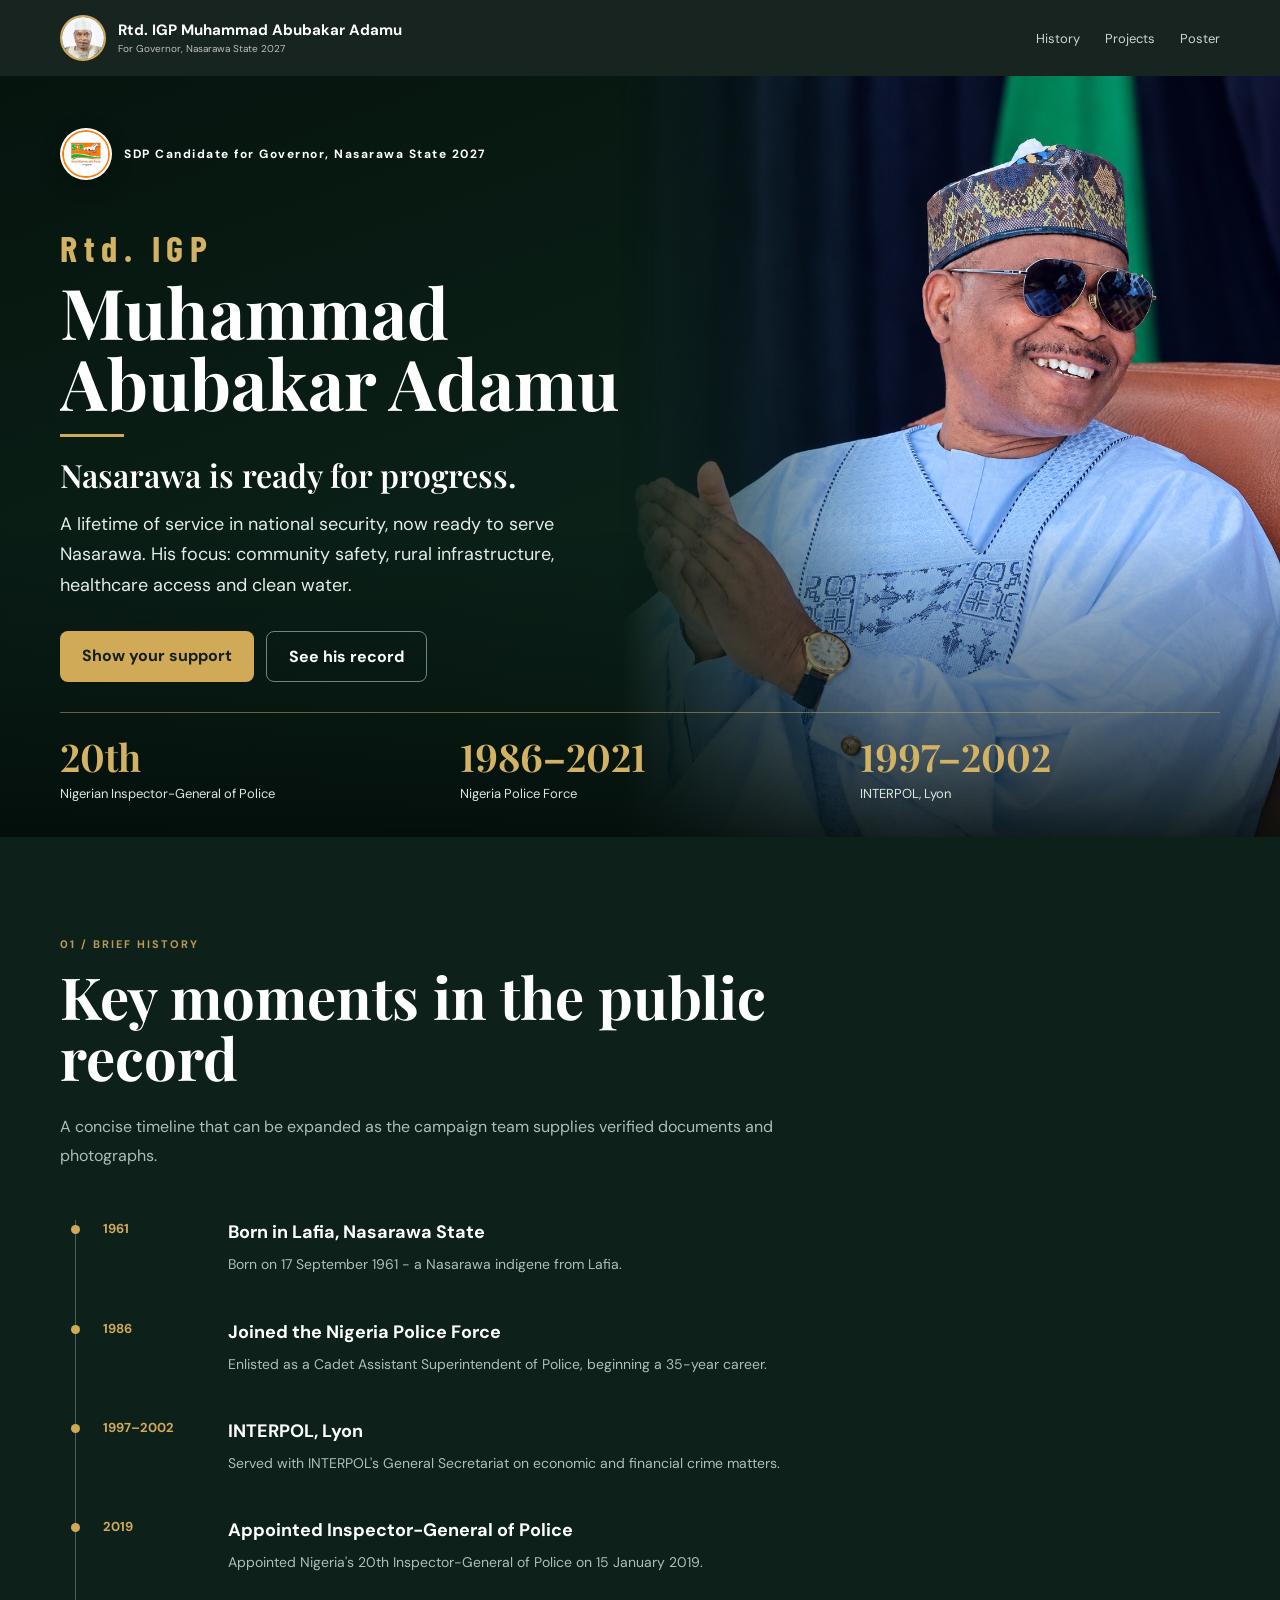
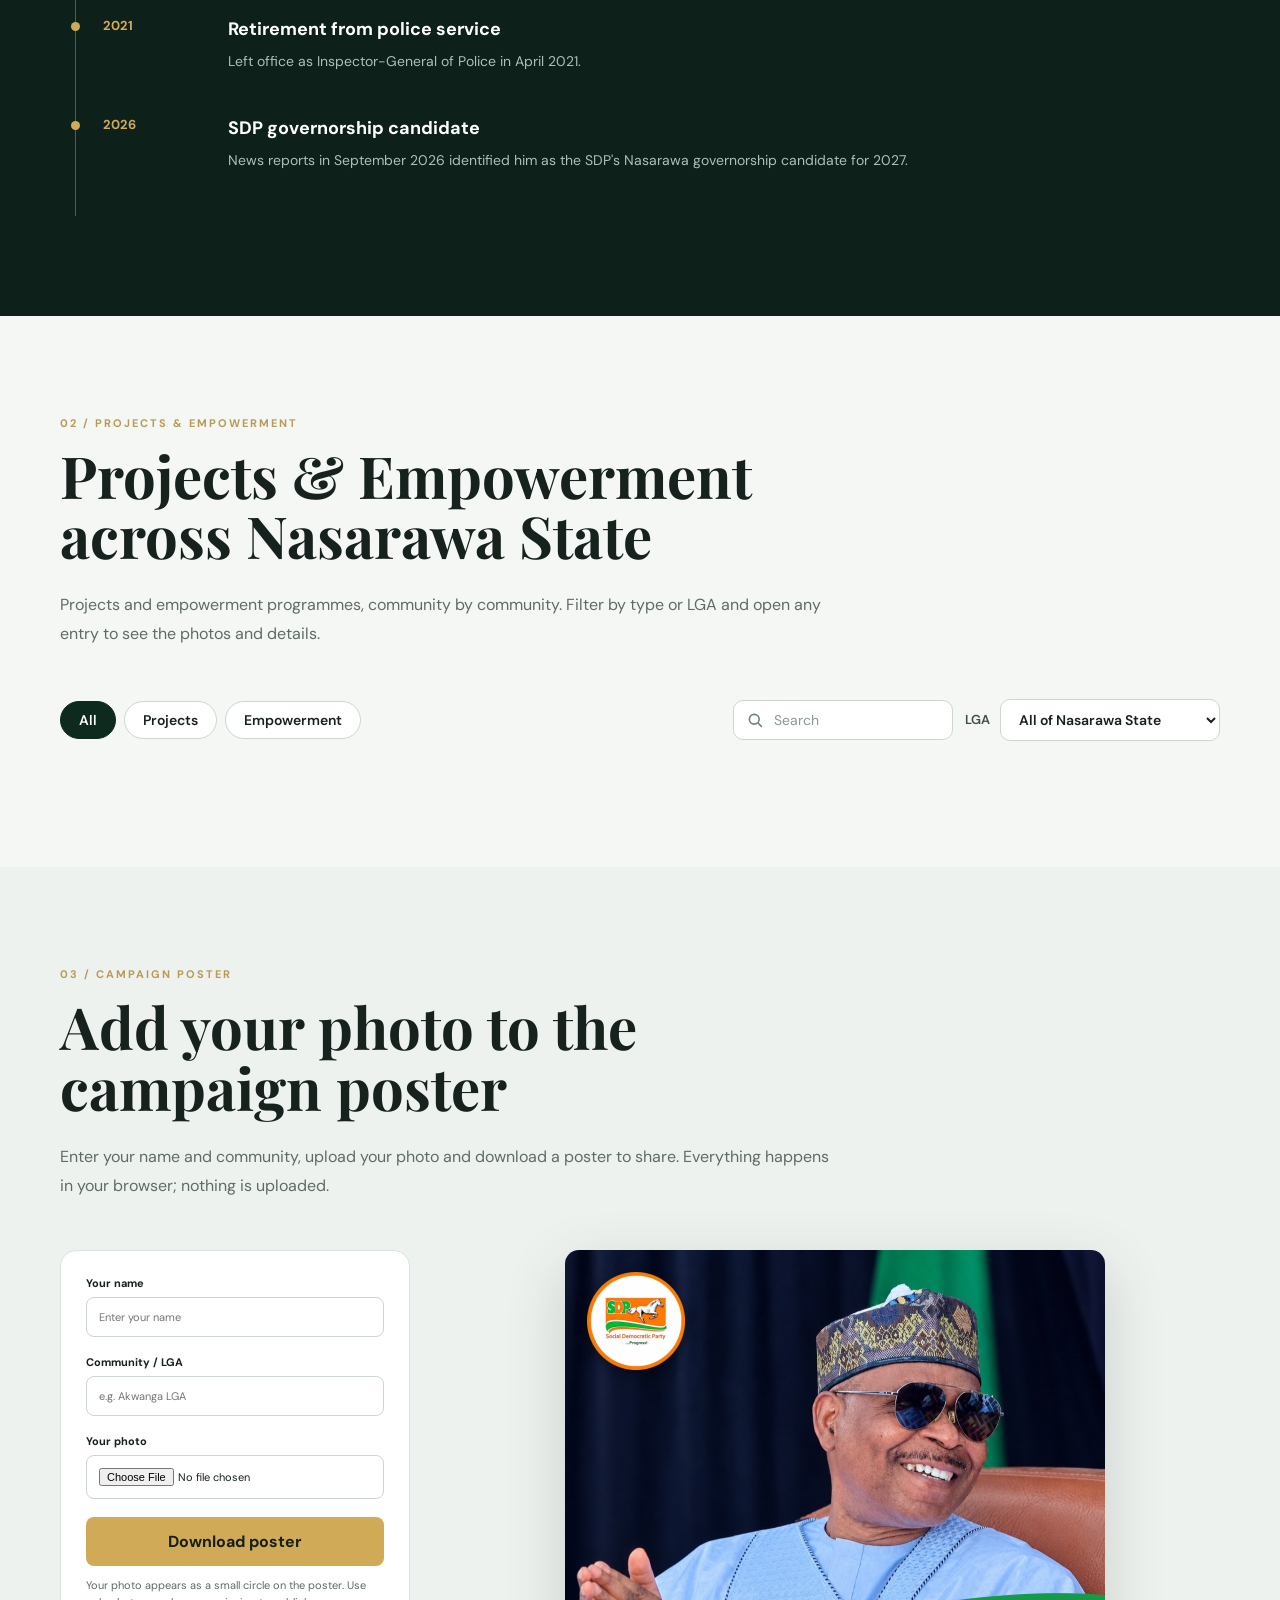
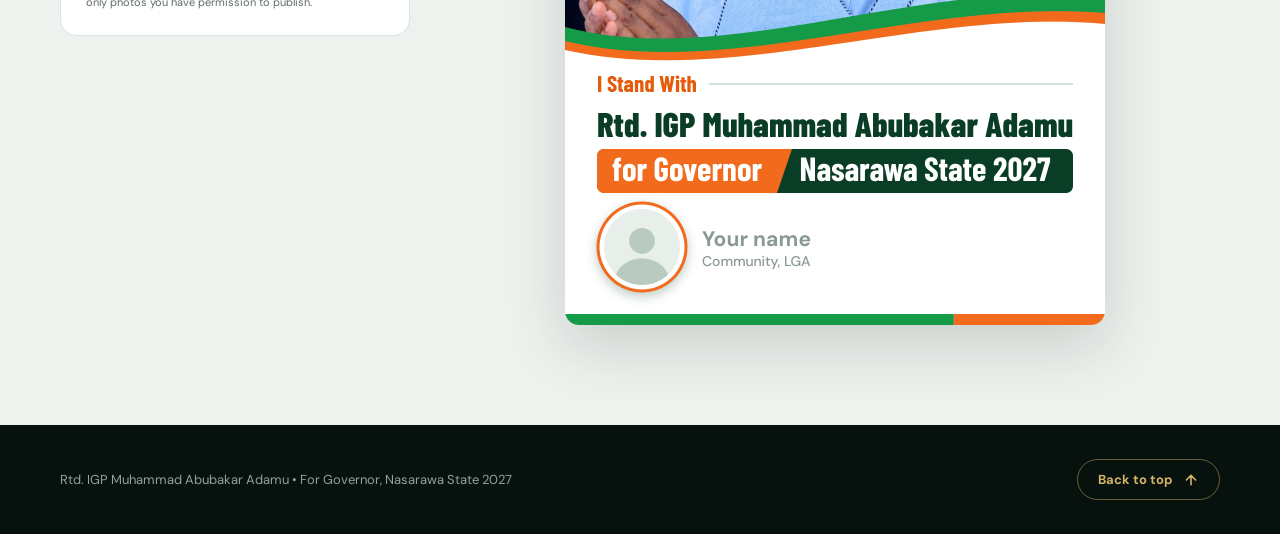
<file: public/index.html>
<!doctype html>
<html lang="en">
<head>
  <meta charset="utf-8">
  <meta name="viewport" content="width=device-width,initial-scale=1">
  <meta name="description" content="Rtd. IGP Muhammad Abubakar Adamu, former Inspector-General of Police, is the Social Democratic Party's candidate for Governor of Nasarawa State in 2027.">
  <meta name="theme-color" content="#0a1713">
  <title>Rtd. IGP Muhammad Abubakar Adamu | For Governor, Nasarawa 2027</title>

  <!-- ------------------------------------------------------------------
       Link preview (WhatsApp, Facebook, X, Telegram...). These MUST be
       plain, absolute URLs written directly in the HTML - the apps that
       build link previews read this file without running any JavaScript,
       so config.js-style placeholders would show up broken in a shared
       preview. Replace YOUR-DOMAIN-HERE (both lines) with the real
       address once the site is deployed - see SETUP-FREE.md, "Link
       previews" - then redeploy so the change goes live.
  ------------------------------------------------------------------ -->
  <link rel="canonical" href="https://YOUR-DOMAIN-HERE/">
  <meta property="og:type" content="website">
  <meta property="og:site_name" content="Rtd. IGP Muhammad Abubakar Adamu — Nasarawa 2027">
  <meta property="og:title" content="Rtd. IGP Muhammad Abubakar Adamu | For Governor, Nasarawa 2027">
  <meta property="og:description" content="Rtd. IGP Muhammad Abubakar Adamu, former Inspector-General of Police, is the Social Democratic Party's candidate for Governor of Nasarawa State in 2027.">
  <meta property="og:url" content="https://YOUR-DOMAIN-HERE/">
  <meta property="og:image" content="https://YOUR-DOMAIN-HERE/og-card.jpg">
  <meta property="og:image:width" content="1200">
  <meta property="og:image:height" content="630">
  <meta property="og:image:alt" content="Rtd. IGP Muhammad Abubakar Adamu — SDP candidate for Governor, Nasarawa State 2027">
  <meta property="og:locale" content="en_NG">
  <meta name="twitter:card" content="summary_large_image">
  <meta name="twitter:title" content="Rtd. IGP Muhammad Abubakar Adamu | For Governor, Nasarawa 2027">
  <meta name="twitter:description" content="Rtd. IGP Muhammad Abubakar Adamu, former Inspector-General of Police, is the Social Democratic Party's candidate for Governor of Nasarawa State in 2027.">
  <meta name="twitter:image" content="https://YOUR-DOMAIN-HERE/og-card.jpg">
  <link rel="icon" href="favicon.ico" sizes="any">
  <link rel="icon" type="image/png" sizes="32x32" href="favicon-32.png">
  <link rel="icon" type="image/png" sizes="16x16" href="favicon-16.png">
  <link rel="icon" type="image/png" sizes="192x192" href="favicon-192.png">
  <link rel="apple-touch-icon" href="apple-touch-icon.png">
  <script src="js-flag.js?v=20260926a"></script>
  <link rel="stylesheet" href="styles.css?v=20260926a">
</head>
<body id="top">
  <header class="topbar">
    <div class="container nav">
      <a class="brand" href="#home">
        <img class="brand-logo" src="brand-avatar.jpg" alt="Rtd. IGP Muhammad Abubakar Adamu" width="46" height="46">
        <span>Rtd. IGP Muhammad Abubakar Adamu<small>For Governor, Nasarawa State 2027</small></span>
      </a>
      <button class="menu" type="button" aria-label="Open menu" aria-expanded="false">☰</button>
      <nav>
        <a href="#timeline">History</a>
        <a href="#programmes">Projects</a>
        <a href="#studio">Poster</a>
      </nav>
    </div>
  </header>

  <main id="home">
    <section class="hero">
      <div class="container hero-grid">
        <div class="hero-copy">
          <div class="hero-party"><img src="sdp-logo.png" alt="SDP"> <span>SDP Candidate for Governor, Nasarawa State 2027</span></div>
          <h1 aria-label="Rtd. IGP Muhammad Abubakar Adamu">
            <span class="line" aria-hidden="true"><span class="rank">Rtd. IGP</span></span>
            <span class="line" aria-hidden="true"><span>Muhammad</span></span>
            <span class="line" aria-hidden="true"><span>Abubakar Adamu</span></span>
          </h1>
          <p class="hero-slogan">Nasarawa is ready for progress.</p>
          <p class="hero-lead">A lifetime of service in national security, now ready to serve Nasarawa. His focus: community safety, rural infrastructure, healthcare access and clean water.</p>
          <div class="hero-actions">
            <a class="btn primary" href="#studio">Show your support</a>
            <a class="btn ghost" href="#timeline">See his record</a>
          </div>
        </div>
      </div>
      <div class="container">
        <aside class="hero-stats" aria-label="Career at a glance">
          <div><b>20th</b><span>Nigerian Inspector-General of Police</span></div>
          <div><b>1986–2021</b><span>Nigeria Police Force</span></div>
          <div><b>1997–2002</b><span>INTERPOL, Lyon</span></div>
        </aside>
      </div>
    </section>

    <section class="impact-strip" id="impactStrip" aria-label="Campaign impact so far" hidden>
      <div class="container impact-strip-inner">
        <span><b data-count="0" id="stripTotal">0</b> projects &amp; empowerment programmes</span>
        <span class="dot" aria-hidden="true">•</span>
        <span><b data-count="0" id="stripLgas">0</b> of 13 LGAs reached</span>
        <span class="dot" aria-hidden="true" id="stripPeopleDot">•</span>
        <span id="stripPeopleWrap"><b data-count="0" id="stripPeople">0</b> people reached so far</span>
      </div>
    </section>

    <section id="timeline" class="section dark">
      <div class="container">
        <div class="section-kicker reveal">01 / BRIEF HISTORY</div>
        <div class="section-head reveal">
          <h2>Key moments in the public record</h2>
          <p>A concise timeline that can be expanded as the campaign team supplies verified documents and photographs.</p>
        </div>
        <div class="timeline">
          <article class="reveal"><b>1961</b><div><h3>Born in Lafia, Nasarawa State</h3><p>Born on 17 September 1961 - a Nasarawa indigene from Lafia.</p></div></article>
          <article class="reveal"><b>1986</b><div><h3>Joined the Nigeria Police Force</h3><p>Enlisted as a Cadet Assistant Superintendent of Police, beginning a 35-year career.</p></div></article>
          <article class="reveal"><b>1997–2002</b><div><h3>INTERPOL, Lyon</h3><p>Served with INTERPOL's General Secretariat on economic and financial crime matters.</p></div></article>
          <article class="reveal"><b>2019</b><div><h3>Appointed Inspector-General of Police</h3><p>Appointed Nigeria's 20th Inspector-General of Police on 15 January 2019.</p></div></article>
          <article class="reveal"><b>2021</b><div><h3>Retirement from police service</h3><p>Left office as Inspector-General of Police in April 2021.</p></div></article>
          <article class="reveal"><b>2026</b><div><h3>SDP governorship candidate</h3><p>News reports in September 2026 identified him as the SDP's Nasarawa governorship candidate for 2027.</p></div></article>
        </div>
      </div>
    </section>

    <section id="programmes" class="section">
      <div class="container">
        <div class="section-kicker reveal">02 / PROJECTS &amp; EMPOWERMENT</div>
        <div class="section-head reveal">
          <h2>Projects &amp; Empowerment across Nasarawa State</h2>
          <p>Projects and empowerment programmes, community by community. Filter by type or LGA and open any entry to see the photos and details.</p>
        </div>

        <div class="prog-summary" id="progSummary" hidden>
          <div><b data-count="0" id="sumTotal">0</b><span>Projects and programmes</span></div>
          <div><b data-count="0" id="sumLgas">0</b><span>LGAs reached, of 13</span></div>
          <div id="sumPeopleWrap"><b data-count="0" id="sumPeople">0</b><span>Beneficiaries</span></div>
        </div>

        <div class="prog-toolbar" id="progToolbar">
          <div class="chips" role="group" aria-label="Filter by type">
            <button type="button" class="chip" data-type="" aria-pressed="true">All</button>
            <button type="button" class="chip" data-type="work" aria-pressed="false">Projects</button>
            <button type="button" class="chip" data-type="empowerment" aria-pressed="false">Empowerment</button>
          </div>
          <div class="prog-filters">
            <label class="prog-search">
              <span class="sr-only">Search works and programmes</span>
              <svg viewBox="0 0 24 24" width="18" height="18" aria-hidden="true" focusable="false"><circle cx="11" cy="11" r="6.5" fill="none" stroke="currentColor" stroke-width="2.2"/><path d="M16 16l4.5 4.5" stroke="currentColor" stroke-width="2.2" stroke-linecap="round"/></svg>
              <input type="search" id="progSearch" placeholder="Search" maxlength="60" autocomplete="off">
            </label>
            <label class="lga-filter">LGA
              <select id="progLga"><option value="">All of Nasarawa State</option></select>
            </label>
          </div>
        </div>
        <p class="prog-count" id="progCount" aria-live="polite"></p>

        <div class="prog-grid" id="progGrid" aria-live="polite"></div>
        <p class="prog-empty" id="progEmpty" hidden></p>
        <nav class="pager" id="progPager" aria-label="Pages of works and programmes" hidden></nav>
      </div>
    </section>

    <dialog id="progDialog" class="prog-dialog" aria-labelledby="dlgTitle">
      <div class="dlg-topbar">
        <button type="button" class="dlg-close" id="dlgClose" aria-label="Close">
          <svg viewBox="0 0 24 24" width="18" height="18" aria-hidden="true" focusable="false"><path d="M6 6l12 12M18 6L6 18" fill="none" stroke="currentColor" stroke-width="2.4" stroke-linecap="round"/></svg>
        </button>
      </div>
      <div class="dlg-body">
        <div class="dlg-gallery" id="dlgGallery">
          <div class="dlg-stage" id="dlgStage">
            <img class="dlg-bg" id="dlgBg" alt="" aria-hidden="true">
            <img class="dlg-main" id="dlgMain" alt="">
            <button type="button" class="dlg-nav dlg-prev" id="dlgPrev" aria-label="Previous photo">
              <svg viewBox="0 0 24 24" width="20" height="20" aria-hidden="true" focusable="false"><path d="M15 5l-7 7 7 7" fill="none" stroke="currentColor" stroke-width="2.4" stroke-linecap="round" stroke-linejoin="round"/></svg>
            </button>
            <button type="button" class="dlg-nav dlg-next" id="dlgNext" aria-label="Next photo">
              <svg viewBox="0 0 24 24" width="20" height="20" aria-hidden="true" focusable="false"><path d="M9 5l7 7-7 7" fill="none" stroke="currentColor" stroke-width="2.4" stroke-linecap="round" stroke-linejoin="round"/></svg>
            </button>
            <span class="dlg-count" id="dlgCount"></span>
          </div>
          <div class="dlg-thumbs" id="dlgThumbs"></div>
        </div>
        <div class="dlg-info">
          <div class="dlg-scroll">
            <div class="dlg-badges" id="dlgBadges"></div>
            <h3 id="dlgTitle"></h3>
            <dl class="dlg-facts" id="dlgFacts"></dl>
            <div class="dlg-desc" id="dlgDesc"></div>
          </div>
          <div class="dlg-foot" id="dlgFoot" hidden>
            <a class="btn dark" id="dlgSource" href="#" target="_blank" rel="noopener noreferrer">View reference</a>
          </div>
        </div>
      </div>
    </dialog>

    <section id="studio" class="section studio">
      <div class="container">
        <div class="section-kicker reveal">03 / CAMPAIGN POSTER</div>
        <div class="section-head reveal">
          <h2>Add your photo to the campaign poster</h2>
          <p>Enter your name and community, upload your photo and download a poster to share. Everything happens in your browser; nothing is uploaded.</p>
        </div>
        <div class="studio-grid">
          <div class="studio-controls reveal">
            <label for="supporterName">Your name<input id="supporterName" maxlength="40" placeholder="Enter your name" autocomplete="name"></label>
            <label for="supporterArea">Community / LGA<input id="supporterArea" maxlength="40" placeholder="e.g. Akwanga LGA"></label>
            <label for="supporterPhoto">Your photo<input id="supporterPhoto" type="file" accept="image/*"></label>
            <div class="photo-adjust" id="photoAdjust" hidden>
              <div class="photo-adjust-row">
                <span>Zoom</span>
                <input type="range" id="supporterZoom" min="1" max="2.2" step="0.01" value="1">
                <button type="button" class="link-btn" id="removePhoto">Remove</button>
              </div>
              <p class="tiny">Drag your photo on the poster preview to reposition it.</p>
            </div>
            <button id="downloadCard" class="btn primary full" type="button">Download poster</button>
            <p class="tiny">Your photo appears as a small circle on the poster. Use only photos you have permission to publish.</p>
            <p class="poster-count" id="posterCount" hidden><b id="posterCountNum">0</b> <span id="posterCountLabel">posters downloaded so far</span></p>
          </div>
          <div class="canvas-shell reveal"><canvas id="poster" width="1080" height="1350" role="img" aria-label="Campaign poster preview for Rtd. IGP Muhammad Abubakar Adamu, for Governor Nasarawa State 2027"></canvas></div>
        </div>
      </div>
    </section>
  </main>

  <footer class="site-footer">
    <div class="container footer-inner">
      <div class="footer-text">
        <p>Rtd. IGP Muhammad Abubakar Adamu • For Governor, Nasarawa State 2027</p>
      </div>
      <a class="to-top" href="#top">
        <span>Back to top</span>
        <svg viewBox="0 0 24 24" width="16" height="16" aria-hidden="true" focusable="false"><path d="M12 19V5M5 12l7-7 7 7" fill="none" stroke="currentColor" stroke-width="2.4" stroke-linecap="round" stroke-linejoin="round"/></svg>
      </a>
    </div>
  </footer>
  <script src="poster-assets.js?v=20260926a"></script>
  <script src="script.js?v=20260926a"></script>
  <script src="config.js?v=20260926a"></script>
  <script src="vendor/supabase.js?v=2116"></script>
  <script src="site-data.js?v=20260926a"></script>
  <script src="db.js?v=20260926a"></script>
  <script src="poster-counter.js?v=20260926a"></script>
  <script src="programmes.js?v=20260926a"></script>
</body>
</html>
</file>
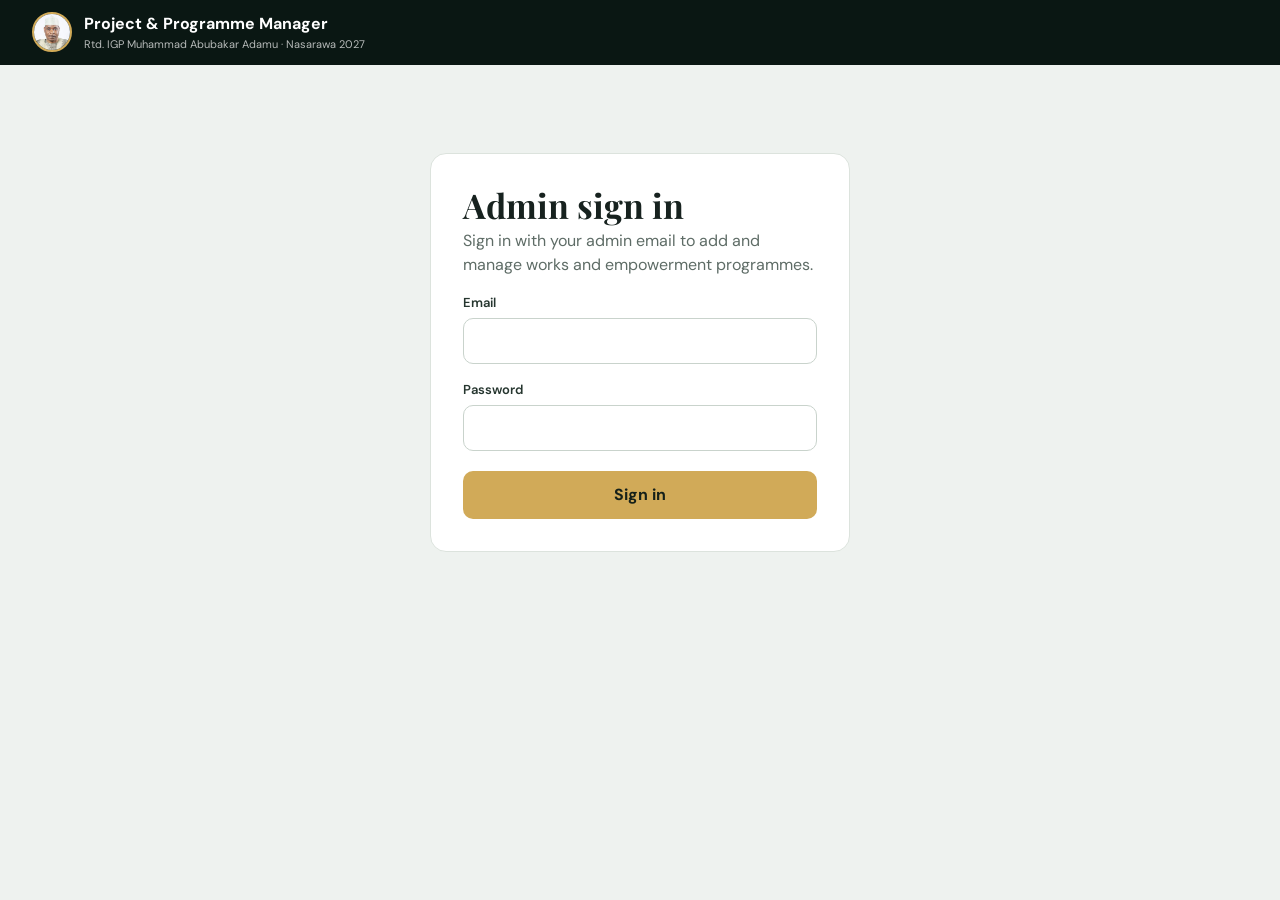
<file: public/admin/index.html>
<!doctype html>
<html lang="en">
<head>
  <meta charset="utf-8">
  <meta name="viewport" content="width=device-width,initial-scale=1">
  <meta name="robots" content="noindex,nofollow">
  <meta name="theme-color" content="#0a1713">
  <title>Project &amp; Programme Manager | Admin</title>
  <link rel="icon" type="image/png" sizes="32x32" href="../favicon-32.png">
  <link rel="stylesheet" href="admin.css">
</head>
<body>
  <header class="bar">
    <a class="bar-brand" href="./">
      <img src="../brand-avatar.jpg" alt="" width="40" height="40">
      <span>Project &amp; Programme Manager<small>Rtd. IGP Muhammad Abubakar Adamu · Nasarawa 2027</small></span>
    </a>
    <div class="bar-right" id="barRight" hidden>
      <a href="../#programmes" target="_blank" rel="noopener">View site</a>
      <span class="who" id="who"></span>
      <button type="button" class="link-btn" id="logout">Sign out</button>
    </div>
  </header>

  <main class="wrap">
    <!-- Sign in -->
    <section id="loginView" class="panel narrow" hidden>
      <h1>Admin sign in</h1>
      <p class="muted">Sign in with your admin email to add and manage works and empowerment programmes.</p>
      <form id="loginForm" novalidate>
        <label>Email<input id="loginUser" type="email" autocomplete="username" required></label>
        <label>Password<input id="loginPass" type="password" autocomplete="current-password" required></label>
        <p class="form-error" id="loginError" role="alert" hidden></p>
        <button class="btn primary block" id="loginBtn" type="submit">Sign in</button>
      </form>
    </section>

    <!-- List -->
    <section id="listView" hidden>
      <div class="page-head">
        <div>
          <h1>Works and programmes</h1>
          <p class="muted" id="counts"></p>
        </div>
        <div class="head-actions">
          <button type="button" class="btn ghost" id="backupBtn">Download backup</button>
          <button type="button" class="btn primary" id="newBtn">+ New entry</button>
        </div>
      </div>
      <div class="tabs" role="group" aria-label="Filter">
        <button type="button" class="tab" data-filter="all" aria-pressed="true">All</button>
        <button type="button" class="tab" data-filter="published" aria-pressed="false">Published</button>
        <button type="button" class="tab" data-filter="draft" aria-pressed="false">Drafts</button>
      </div>
      <div id="rows" class="rows"></div>
      <p class="panel empty" id="emptyList" hidden>Nothing here yet. Add the first work or empowerment programme with the button above.</p>
    </section>

    <!-- Add / edit -->
    <section id="formView" hidden>
      <div class="page-head">
        <div>
          <button type="button" class="link-btn back" id="backBtn">← Back to list</button>
          <h1 id="formTitle">New entry</h1>
        </div>
      </div>

      <form id="progForm" class="panel form" novalidate>
        <fieldset class="type-pick">
          <legend>What is this?</legend>
          <label class="pick"><input type="radio" name="type" value="work" checked><span><b>Project / work</b><small>Roads, schools, clinics, borehole, security support and similar.</small></span></label>
          <label class="pick"><input type="radio" name="type" value="empowerment"><span><b>Empowerment programme</b><small>Training, grants, farm inputs, scholarships, start-up support.</small></span></label>
        </fieldset>

        <label class="full">Title
          <input id="fTitle" maxlength="120" placeholder="e.g. Youth skills training in Akwanga" required>
        </label>

        <div class="grid2">
          <label>LGA
            <select id="fLga" required></select>
          </label>
          <label>Community / ward <span class="opt">optional</span>
            <input id="fCommunity" maxlength="120" placeholder="e.g. Gudi">
          </label>
        </div>

        <div class="grid3">
          <label>Category <span class="opt">optional</span>
            <select id="fCategory"></select>
          </label>
          <label>Date <span class="opt">optional</span>
            <input id="fDate" type="date">
          </label>
          <label>Beneficiaries <span class="opt">optional</span>
            <input id="fPeople" type="number" min="0" step="1" inputmode="numeric" placeholder="e.g. 250">
          </label>
        </div>

        <label class="full">Description
          <textarea id="fDesc" rows="7" maxlength="4000" placeholder="What was done, where, and who benefited." required></textarea>
          <span class="counter" id="descCount">0 / 4000</span>
        </label>

        <label class="full">Reference link <span class="opt">optional</span>
          <input id="fSource" type="url" maxlength="300" placeholder="https:// news report or official page">
        </label>

        <div class="full">
          <span class="label-text">Photos <span class="opt">first photo is the cover, up to 10</span></span>
          <label class="drop" id="drop">
            <input id="fFiles" type="file" accept="image/jpeg,image/png,image/webp" multiple>
            <span><b>Choose photos</b> or drop them here</span>
            <small>Photos are shrunk in your browser before upload.</small>
          </label>
          <ul class="photos" id="photos"></ul>
        </div>

        <fieldset class="status-pick">
          <legend>Visibility</legend>
          <label class="seg"><input type="radio" name="status" value="draft" checked><span>Draft</span></label>
          <label class="seg"><input type="radio" name="status" value="published"><span>Published</span></label>
          <p class="muted small">Drafts are only visible here. Published entries appear on the website straight away.</p>
        </fieldset>

        <p class="form-error" id="formError" role="alert" hidden></p>
        <div class="progress" id="progress" hidden><i id="progressBar"></i></div>

        <div class="actions">
          <button type="submit" class="btn primary" id="saveBtn">Save</button>
          <button type="button" class="btn ghost" id="cancelBtn">Cancel</button>
        </div>
      </form>
    </section>
  </main>

  <div class="toast" id="toast" role="status" aria-live="polite"></div>
  <script src="../config.js?v=20260926a"></script>
  <script src="../vendor/supabase.js"></script>
  <script src="../site-data.js"></script>
  <script src="admin.js"></script>
</body>
</html>
</file>
<file: public/styles.css>
/* Fonts (self-hosted so the site and the poster canvas work offline) */
@font-face{font-family:"DM Sans";font-style:normal;font-weight:400;font-display:swap;src:url(fonts/dm-sans-latin-400-normal.woff2) format("woff2")}
@font-face{font-family:"DM Sans";font-style:normal;font-weight:500;font-display:swap;src:url(fonts/dm-sans-latin-500-normal.woff2) format("woff2")}
@font-face{font-family:"DM Sans";font-style:normal;font-weight:600;font-display:swap;src:url(fonts/dm-sans-latin-600-normal.woff2) format("woff2")}
@font-face{font-family:"DM Sans";font-style:normal;font-weight:700;font-display:swap;src:url(fonts/dm-sans-latin-700-normal.woff2) format("woff2")}
@font-face{font-family:"Playfair Display";font-style:normal;font-weight:600;font-display:swap;src:url(fonts/playfair-display-latin-600-normal.woff2) format("woff2")}
@font-face{font-family:"Playfair Display";font-style:normal;font-weight:700;font-display:swap;src:url(fonts/playfair-display-latin-700-normal.woff2) format("woff2")}
@font-face{font-family:"Barlow Condensed";font-style:normal;font-weight:600;font-display:swap;src:url(fonts/barlow-condensed-latin-600-normal.woff2) format("woff2")}
@font-face{font-family:"Barlow Condensed";font-style:normal;font-weight:700;font-display:swap;src:url(fonts/barlow-condensed-latin-700-normal.woff2) format("woff2")}
@font-face{font-family:"Barlow Condensed";font-style:normal;font-weight:800;font-display:swap;src:url(fonts/barlow-condensed-latin-800-normal.woff2) format("woff2")}

*{box-sizing:border-box}
[hidden]{display:none!important}
html{scroll-behavior:smooth}
body{margin:0;font-family:"DM Sans",system-ui,-apple-system,"Segoe UI",Arial,sans-serif;color:#17221f;background:#f5f7f5}
a{text-decoration:none;color:inherit}
:focus-visible{outline:3px solid #d1aa58;outline-offset:3px}
.container{width:min(1160px,92%);margin:auto}

/* Top bar */
.topbar{position:sticky;top:0;z-index:20;background:rgba(10,23,19,.94);backdrop-filter:blur(16px);color:#fff;transition:box-shadow .3s}
.topbar.scrolled{box-shadow:0 8px 30px rgba(0,0,0,.28)}
.nav{height:76px;display:flex;align-items:center;justify-content:space-between;transition:height .3s}
.topbar.scrolled .nav{height:64px}
.brand{display:flex;gap:12px;align-items:center;font-weight:700;min-width:0}
.brand span{font-size:15px;line-height:1.25}
.brand small{display:block;font-weight:400;opacity:.7;font-size:10px;margin-top:3px}
.brand-logo{flex:none;width:46px;height:46px;object-fit:cover;border-radius:50%;background:#fff;border:2px solid #d1aa58;transition:transform .35s cubic-bezier(.3,1.5,.5,1)}
.brand:hover .brand-logo{transform:scale(1.08) rotate(-3deg)}
.nav nav{display:flex;gap:25px;font-size:13px}
.nav nav a{position:relative;opacity:.8;padding:6px 0;transition:opacity .2s}
.nav nav a:hover{opacity:1}
.nav nav a:after{content:"";position:absolute;left:0;right:0;bottom:0;height:2px;background:#d1aa58;transform:scaleX(0);transform-origin:left;transition:transform .3s cubic-bezier(.2,.7,.2,1)}
.nav nav a:hover:after{transform:scaleX(1)}
.menu{display:none;background:none;border:0;color:#fff;font-size:24px;cursor:pointer}

/* Hero: candidate photo as background, faded into the dark green on the left */
.hero{min-height:720px;display:flex;flex-direction:column;justify-content:space-between;color:#fff;position:relative;overflow:hidden;background:linear-gradient(160deg,#06140e 0%,#0b2219 60%,#0f3024 100%)}
.hero:before{content:"";position:absolute;top:0;right:0;height:100%;aspect-ratio:1168/1346;background:url("candidate.jpg") center top/cover no-repeat;-webkit-mask-image:linear-gradient(90deg,transparent 0%,#000 42%);mask-image:linear-gradient(90deg,transparent 0%,#000 42%);transform-origin:right center;animation:heroPhoto 1.6s cubic-bezier(.2,.7,.2,1) both}
.hero:after{content:"";position:absolute;inset:0;background:linear-gradient(0deg,rgba(4,13,10,.9) 0%,rgba(4,13,10,0) 40%);pointer-events:none}
.hero-grid{display:flex;align-items:center;flex:1;padding:52px 0 30px;position:relative;z-index:2}
.hero-copy{max-width:680px}
.section-kicker{font-size:11px;letter-spacing:2px;font-weight:700;color:#b99a55}
.hero-party{display:flex;align-items:center;gap:12px;font-size:12px;letter-spacing:1.5px;font-weight:700;color:#fff;animation:fadeUp .8s cubic-bezier(.2,.7,.2,1) .1s both}
.hero-party img{width:52px;height:52px;object-fit:contain;background:#fff;border-radius:50%;padding:2px;box-shadow:0 5px 20px #0005}
.hero h1{font-family:"Playfair Display",Georgia,serif;font-weight:700;font-size:clamp(46px,5.6vw,70px);line-height:1.02;margin:18px 0 16px}
.hero h1 .line{display:block;overflow:hidden;padding-bottom:.1em;margin-bottom:-.1em}
.hero h1 .line>span{display:inline-block;animation:rise 1s cubic-bezier(.2,.7,.2,1) both}
.hero h1 .line:nth-child(1)>span{animation-delay:.25s}
.hero h1 .line:nth-child(2)>span{animation-delay:.4s}
.hero h1 .line:nth-child(3)>span{animation-delay:.55s}
.hero h1 .rank{font-family:"Barlow Condensed","Arial Narrow",sans-serif;font-weight:700;font-size:.52em;letter-spacing:.18em;line-height:1.5;color:#d4b263}
.hero-slogan{position:relative;margin:0 0 14px;padding-top:22px;font-family:"Playfair Display",Georgia,serif;font-weight:600;font-size:clamp(24px,2.8vw,32px);line-height:1.2;color:#fff;animation:fadeUp .9s cubic-bezier(.2,.7,.2,1) .85s both}
.hero-slogan:before{content:"";position:absolute;left:0;top:0;width:64px;height:3px;background:#d1aa58;transform-origin:left;animation:draw .9s cubic-bezier(.2,.7,.2,1) 1s both}
.hero-lead{font-size:18px;line-height:1.7;max-width:560px;margin:0;color:#e4ede9;animation:fadeUp .9s cubic-bezier(.2,.7,.2,1) 1s both}
.hero-actions{display:flex;gap:12px;margin:30px 0 0;animation:fadeUp .9s cubic-bezier(.2,.7,.2,1) 1.15s both}
.hero-stats{position:relative;z-index:2;display:grid;grid-template-columns:repeat(3,1fr);gap:40px;padding:26px 0 34px}
.hero-stats:before{content:"";position:absolute;left:0;right:0;top:0;height:1px;background:rgba(209,170,88,.5);transform-origin:left;animation:draw 1.4s cubic-bezier(.2,.7,.2,1) 1.2s both}
.hero-stats>div{animation:fadeUp .8s cubic-bezier(.2,.7,.2,1) both}
.hero-stats>div:nth-child(1){animation-delay:1.4s}
.hero-stats>div:nth-child(2){animation-delay:1.52s}
.hero-stats>div:nth-child(3){animation-delay:1.64s}
.hero-stats b{display:block;font-family:"Playfair Display",Georgia,serif;font-variant-numeric:lining-nums;font-size:clamp(26px,3vw,38px);line-height:1;color:#d4b263}
.hero-stats span{display:block;margin-top:8px;font-size:13px;line-height:1.5;color:#dbe6e0}

@keyframes rise{from{transform:translateY(110%)}to{transform:none}}
@keyframes fadeUp{from{opacity:0;transform:translateY(18px)}to{opacity:1;transform:none}}
@keyframes draw{from{transform:scaleX(0)}to{transform:scaleX(1)}}
@keyframes heroPhoto{from{opacity:0;transform:translateX(48px) scale(1.06)}to{opacity:1;transform:none}}

.btn{border:0;border-radius:8px;padding:14px 22px;font:inherit;font-weight:700;cursor:pointer;display:inline-block;transition:transform .25s cubic-bezier(.2,.7,.2,1),box-shadow .25s,background-color .25s,border-color .25s}
.btn:hover{transform:translateY(-3px)}
.btn:active{transform:none}
.primary{background:#d1aa58;color:#152019}
.primary:hover{background:#e0bd6c;box-shadow:0 12px 26px rgba(209,170,88,.35)}
.ghost{border:1px solid #6e887d;color:#fff}
.ghost:hover{background:rgba(255,255,255,.1);border-color:#fff}

/* Impact strip: a live one-line summary of Projects & Empowerment data.
   Hidden until real numbers exist (see programmes.js renderSummary). */
.impact-strip{background:#d1aa58;color:#14211b}
.impact-strip-inner{display:flex;flex-wrap:wrap;justify-content:center;align-items:baseline;gap:8px 16px;padding:16px 0;font-size:14px;font-weight:600;letter-spacing:.2px;text-align:center}
.impact-strip-inner b{font-family:"Playfair Display",Georgia,serif;font-variant-numeric:lining-nums;font-size:17px;font-weight:700;margin-right:4px}
.impact-strip .dot{opacity:.55}

/* Sections */
.section{padding:100px 0}
.section h2{font-family:"Playfair Display",Georgia,serif;font-size:clamp(34px,5vw,58px);line-height:1.05;margin:15px 0 25px}
.section p{line-height:1.8;color:#5e6c66}
.section-head{max-width:780px;margin-bottom:50px}

/* Scroll reveal (only when JS is running) */
.js .reveal{opacity:0;transform:translateY(26px);transition:opacity .8s cubic-bezier(.2,.7,.2,1),transform .8s cubic-bezier(.2,.7,.2,1);transition-delay:var(--d,0s)}
.js .reveal.in{opacity:1;transform:none}

/* Timeline */
.dark{background:#0d211a;color:#fff}
.dark p{color:#afbeb7}
.timeline{position:relative;margin-left:15px}
.timeline:before{content:"";position:absolute;left:0;top:0;bottom:0;width:1px;background:#496157}
.js .timeline:before{transform:scaleY(0);transform-origin:top;transition:transform 2.2s cubic-bezier(.3,.6,.2,1)}
.js .timeline.in:before{transform:scaleY(1)}
.timeline article{display:grid;grid-template-columns:100px 1fr;gap:25px;padding:0 0 42px 28px;position:relative}
.timeline article:before{content:"";position:absolute;width:9px;height:9px;background:#d1aa58;border-radius:50%;left:-4px;top:5px}
.js .timeline article.reveal{transform:translateX(-20px)}
.js .timeline article.reveal:before{transform:scale(0);transition:transform .5s cubic-bezier(.3,1.7,.5,1) .1s}
.js .timeline article.reveal.in{transform:none}
.js .timeline article.reveal.in:before{transform:scale(1)}
.timeline b{color:#d1aa58;font-size:13px}
.timeline h3{margin:0 0 8px;font-size:18px}
.timeline p{margin:0;font-size:14px}

/* Works & empowerment programmes */
.btn.dark{background:#0d2a1e;color:#fff}
.btn.dark:hover{background:#12402d;box-shadow:0 12px 26px rgba(13,42,30,.25)}
.btn:disabled{opacity:.6;cursor:default;transform:none}

.prog-summary{display:grid;grid-template-columns:repeat(3,1fr);gap:1px;margin-bottom:34px;background:#d9e0da;border:1px solid #d9e0da;border-radius:16px;overflow:hidden}
.prog-summary>div{background:#fff;padding:22px 26px}
.prog-summary b{display:block;font-family:"Playfair Display",Georgia,serif;font-variant-numeric:lining-nums;font-size:clamp(30px,4vw,44px);line-height:1;color:#0d2a1e}
.prog-summary span{display:block;margin-top:8px;font-size:13px;color:#5e6c66}

.prog-toolbar{display:flex;flex-wrap:wrap;gap:16px;align-items:center;justify-content:space-between;margin-bottom:26px}
.chips{display:flex;gap:8px;flex-wrap:wrap}
.chip{border:1px solid #cdd6cf;background:#fff;color:#17221f;border-radius:999px;padding:9px 18px;font:inherit;font-size:14px;font-weight:600;cursor:pointer;transition:background-color .2s,color .2s,border-color .2s,transform .2s}
.chip:hover{border-color:#0d2a1e;transform:translateY(-1px)}
.chip[aria-pressed="true"]{background:#0d2a1e;border-color:#0d2a1e;color:#fff}
.lga-filter{display:flex;align-items:center;gap:10px;font-size:13px;font-weight:600;color:#3e4d46}
.lga-filter select{padding:10px 14px;border:1px solid #cdd6cf;border-radius:10px;background:#fff;font:inherit;font-size:14px;color:#17221f;min-width:220px}

.prog-grid{display:grid;grid-template-columns:repeat(3,1fr);gap:20px}
.prog-card{position:relative;display:flex;flex-direction:column;background:#fff;border:1px solid #e1e5e1;border-radius:18px;overflow:hidden;transition:transform .35s cubic-bezier(.2,.7,.2,1),box-shadow .35s,border-color .35s}
.prog-card:hover,.prog-card:focus-within{transform:translateY(-6px);box-shadow:0 24px 50px rgba(23,34,31,.13);border-color:#d8c48e}
.prog-cover{position:relative;aspect-ratio:4/3;overflow:hidden;background:#12261e}
.prog-cover img{width:100%;height:100%;object-fit:cover;display:block;transition:transform .8s cubic-bezier(.2,.7,.2,1)}
.prog-card:hover .prog-cover img{transform:scale(1.06)}
.prog-cover.no-photo{display:flex;align-items:center;justify-content:center;background:linear-gradient(135deg,#0b2219,#1c4a36)}
.prog-cover.no-photo>span:first-child{font-family:"Playfair Display",Georgia,serif;font-size:22px;color:#d4b263;padding:0 20px;text-align:center}
.badge{display:inline-block;padding:5px 11px;border-radius:999px;font-size:11px;font-weight:700;letter-spacing:.3px}
.prog-cover .badge{position:absolute;left:14px;top:14px}
.badge-work{background:#0d2a1e;color:#fff}
.badge-empowerment{background:#d1aa58;color:#152019}
.badge-plain{background:#e8eee9;color:#3e4d46}
.photo-count{position:absolute;right:14px;bottom:14px;padding:4px 10px;border-radius:999px;background:rgba(4,13,10,.72);color:#fff;font-size:11px;font-weight:600}
.prog-body{display:flex;flex-direction:column;gap:8px;padding:20px 22px 24px;flex:1}
.prog-place{margin:0;font-size:12px;font-weight:700;letter-spacing:.4px;color:#9a762d}
.prog-body h3{margin:0;font-family:"Playfair Display",Georgia,serif;font-size:22px;line-height:1.2}
.prog-open{all:unset;cursor:pointer}
.prog-open:after{content:"";position:absolute;inset:0}
.prog-open:focus-visible{outline:3px solid #d1aa58;outline-offset:6px;border-radius:4px}
.prog-excerpt{margin:0;font-size:14px;line-height:1.65;color:#5e6c66;display:-webkit-box;-webkit-line-clamp:3;-webkit-box-orient:vertical;overflow:hidden}
.prog-facts{margin:auto 0 0;padding-top:6px;font-size:12px;font-weight:600;color:#3e4d46}
.prog-empty{padding:46px 20px;text-align:center;border:1px dashed #cdd6cf;border-radius:16px;background:#fff;color:#5e6c66}
.prog-filters{display:flex;flex-wrap:wrap;gap:12px;align-items:center}
.prog-search{position:relative;display:block}
.prog-search svg{position:absolute;left:13px;top:50%;transform:translateY(-50%);color:#6f8379;pointer-events:none}
.prog-search input{width:220px;padding:10px 14px 10px 40px;border:1px solid #cdd6cf;border-radius:10px;background:#fff;font:inherit;font-size:14px;color:#17221f}
.prog-search input::placeholder{color:#8a9a91}
.prog-search input:focus,.lga-filter select:focus{outline:3px solid rgba(209,170,88,.5);outline-offset:0;border-color:#0d2a1e}
.prog-count{margin:0 0 16px;font-size:13px;font-weight:600;color:#5e6c66}
.prog-count[hidden]{display:none}
.prog-grid{transition:opacity .25s}
.prog-grid.is-loading{opacity:.45}
.prog-toolbar{scroll-margin-top:90px}
.sr-only{position:absolute;width:1px;height:1px;margin:-1px;padding:0;overflow:hidden;clip:rect(0,0,0,0);white-space:nowrap;border:0}

.pager{display:flex;flex-wrap:wrap;justify-content:center;align-items:center;gap:8px;margin-top:34px}
.pager[hidden]{display:none}
.pg{min-width:42px;height:42px;padding:0 14px;border:1px solid #cdd6cf;border-radius:999px;background:#fff;color:#17221f;font:inherit;font-size:14px;font-weight:700;cursor:pointer;transition:background-color .2s,color .2s,border-color .2s,transform .2s}
.pg:hover:not(:disabled){border-color:#0d2a1e;transform:translateY(-2px)}
.pg:disabled{opacity:.4;cursor:default}
.pg.is-current{background:#0d2a1e;border-color:#0d2a1e;color:#fff}
.pg-gap{padding:0 4px;color:#8a9a91;font-weight:700}
.pg-status{display:none;padding:0 8px;font-size:13px;font-weight:700;color:#3e4d46}

/* Card cue */
.prog-cta{display:inline-flex;align-items:center;gap:8px;margin-top:6px;font-size:13px;font-weight:700;color:#0d2a1e}
.prog-cta:after{content:"→";transition:transform .3s cubic-bezier(.3,1.6,.5,1)}
.prog-card:hover .prog-cta:after,.prog-card:focus-within .prog-cta:after{transform:translateX(5px)}
.prog-facts{margin-top:auto}

/* Detail viewer */
html.dlg-open{overflow:hidden}
.prog-dialog{border:0;padding:0;border-radius:24px;width:min(1120px,94vw);max-width:none;height:min(760px,90vh);height:min(760px,90dvh);max-height:none;overflow:hidden;background:#fff;color:#17221f;box-shadow:0 40px 100px rgba(0,0,0,.5)}
.prog-dialog::backdrop{background:rgba(3,10,7,.78);backdrop-filter:blur(5px)}
.prog-dialog[open]{animation:dialogIn .45s cubic-bezier(.2,.7,.2,1)}
.prog-dialog[open]::backdrop{animation:fadeIn .4s ease}
@keyframes dialogIn{from{opacity:0;transform:translateY(24px) scale(.97)}to{opacity:1;transform:none}}
@keyframes sheetIn{from{opacity:0;transform:translateY(60px)}to{opacity:1;transform:none}}
@keyframes fadeIn{from{opacity:0}to{opacity:1}}

.dlg-topbar{position:sticky;top:0;height:0;z-index:6}
.dlg-close{position:absolute;top:14px;right:14px;width:42px;height:42px;display:flex;align-items:center;justify-content:center;border:0;border-radius:50%;background:rgba(4,13,10,.72);color:#fff;cursor:pointer;transition:transform .3s cubic-bezier(.3,1.6,.5,1),background-color .2s}
.dlg-close:hover{background:#0d2a1e;transform:rotate(90deg)}
.dlg-body{display:grid;grid-template-columns:minmax(0,1.25fr) minmax(0,1fr);height:100%}

.dlg-gallery{display:flex;flex-direction:column;min-height:0;background:#07120f}
.dlg-stage{position:relative;flex:1;min-height:0;overflow:hidden;background:#0b1a13}
.dlg-bg{position:absolute;left:-8%;top:-8%;width:116%;height:116%;object-fit:cover;filter:blur(28px) brightness(.55) saturate(1.15)}
.dlg-main{position:absolute;inset:0;width:100%;height:100%;object-fit:contain;transition:opacity .35s ease}
.dlg-main.swap{opacity:0}
.dlg-nav{position:absolute;top:50%;width:44px;height:44px;display:flex;align-items:center;justify-content:center;border:0;border-radius:50%;background:rgba(4,13,10,.62);color:#fff;cursor:pointer;transform:translateY(-50%);transition:background-color .2s,color .2s,transform .25s cubic-bezier(.3,1.6,.5,1)}
.dlg-nav:hover{background:#d1aa58;color:#152019;transform:translateY(-50%) scale(1.08)}
.dlg-prev{left:14px}
.dlg-next{right:14px}
.dlg-count{position:absolute;left:14px;top:14px;padding:5px 12px;border-radius:999px;background:rgba(4,13,10,.68);color:#fff;font-size:12px;font-weight:700;letter-spacing:.3px}
.dlg-thumbs{display:flex;gap:8px;padding:12px 14px;overflow-x:auto;background:#07120f;scrollbar-width:thin;scrollbar-color:#2a4438 transparent}
.dlg-thumbs button{flex:none;width:76px;height:56px;padding:0;border:2px solid transparent;border-radius:9px;overflow:hidden;cursor:pointer;opacity:.55;background:none;transition:opacity .2s,border-color .2s,transform .2s}
.dlg-thumbs button:hover{opacity:.9;transform:translateY(-2px)}
.dlg-thumbs button.is-active{opacity:1;border-color:#d1aa58}
.dlg-thumbs img{width:100%;height:100%;object-fit:cover;display:block}

.dlg-info{display:flex;flex-direction:column;min-height:0;min-width:0}
.dlg-scroll{flex:1;min-height:0;overflow-y:auto;overscroll-behavior:contain;padding:36px 38px 28px}
.dlg-badges{display:flex;gap:8px;flex-wrap:wrap;margin-right:52px}
.dlg-info h3{margin:16px 0 22px;font-family:"Playfair Display",Georgia,serif;font-size:clamp(22px,2.2vw,30px);line-height:1.22}
.dlg-facts{display:grid;grid-template-columns:repeat(auto-fit,minmax(128px,1fr));gap:10px;margin:0 0 26px}
.dlg-facts>div{padding:12px 15px;border:1px solid #e3e9e5;border-radius:12px;background:#f4f7f5}
.dlg-facts dt{margin:0 0 3px;font-size:12px;font-weight:600;color:#9a762d}
.dlg-facts dd{margin:0;font-size:14.5px;font-weight:700;line-height:1.35;color:#17221f}
.dlg-desc p{margin:0 0 1.1em;font-size:15.5px;line-height:1.8;color:#3e4d46;white-space:pre-line}
.dlg-desc p:first-child{font-size:16.5px;color:#26362f}
.dlg-desc p:last-child{margin-bottom:0}
.dlg-foot{padding:16px 38px;border-top:1px solid #e6ebe7;background:#fff}
.dlg-foot[hidden]{display:none}

.prog-dialog.no-gallery{width:min(700px,94vw);height:fit-content;max-height:90vh;max-height:90dvh;overflow-y:auto}
.prog-dialog.no-gallery .dlg-body{grid-template-columns:minmax(0,1fr);height:auto}
.prog-dialog.no-gallery .dlg-gallery{display:none}
.prog-dialog.no-gallery .dlg-info{border-top:6px solid #d1aa58}
.prog-dialog.no-gallery .dlg-scroll{overflow:visible}
.prog-dialog.no-gallery .dlg-foot{position:sticky;bottom:0}

/* Poster studio */
.studio{background:#eef2ef}
.studio-grid{display:grid;grid-template-columns:350px 1fr;gap:40px;align-items:start}
.studio-controls{background:#fff;padding:25px;border-radius:16px;border:1px solid #dce3dd}
.studio-controls label{display:block;font-size:11px;font-weight:700;margin-bottom:18px}
.studio-controls input{width:100%;padding:12px;margin-top:7px;border:1px solid #ccd5cf;border-radius:8px;font:inherit;font-weight:400;background:#fff}
.full{width:100%}
.tiny{font-size:11px!important;line-height:1.5!important;margin-bottom:0}
.photo-adjust{margin-top:-6px}
.photo-adjust-row{display:flex;align-items:center;gap:10px}
.photo-adjust-row span{font-size:11px;font-weight:700;color:#3e4d46;flex:none}
.photo-adjust-row input[type=range]{flex:1;accent-color:#0d2a1e;height:4px}
.link-btn{background:none;border:0;padding:0;font:inherit;font-size:11px;font-weight:700;color:#0d2a1e;text-decoration:underline;text-underline-offset:2px;cursor:pointer;flex:none}
.link-btn:hover{color:#9a762d}
.canvas-shell canvas{touch-action:none}

.poster-count{margin:14px 0 0;padding-top:14px;border-top:1px solid #e3e9e5;font-size:12px;color:#5e6c66;text-align:center}
.poster-count b{display:inline;font-family:"Playfair Display",Georgia,serif;font-variant-numeric:lining-nums;font-size:20px;color:#0d2a1e;margin-right:5px}

.canvas-shell{display:flex;justify-content:center}
.canvas-shell canvas{width:min(540px,100%);height:auto;background:#fff;box-shadow:0 20px 60px #24352d30;border-radius:14px}

/* Footer */
.site-footer{background:#07120f;color:#91a39a;padding:34px 0;font-size:13px}
.footer-inner{display:flex;align-items:center;justify-content:space-between;gap:24px;flex-wrap:wrap}
.footer-text p{margin:0}
.to-top{display:inline-flex;align-items:center;gap:10px;padding:11px 20px;border:1px solid rgba(209,170,88,.5);border-radius:999px;color:#d4b263;font-weight:700;font-size:13px;transition:background-color .25s,color .25s,border-color .25s,transform .25s}
.to-top svg{transition:transform .3s cubic-bezier(.3,1.6,.5,1)}
.to-top:hover{background:#d1aa58;border-color:#d1aa58;color:#152019;transform:translateY(-2px)}
.to-top:hover svg{transform:translateY(-3px)}

@media(max-width:800px){
  .nav nav{display:none;position:absolute;top:76px;left:0;right:0;background:#0a1713;padding:20px;flex-direction:column}
  .nav nav.open{display:flex}
  .menu{display:block}
  .studio-grid{grid-template-columns:1fr}
  .hero{min-height:auto}
  .hero:before{left:0;right:0;height:400px;aspect-ratio:auto;background-position:62% 12%;-webkit-mask-image:linear-gradient(180deg,#000 55%,transparent 100%);mask-image:linear-gradient(180deg,#000 55%,transparent 100%)}
  .hero-grid{padding:290px 0 36px}
  .hero-stats{gap:18px;padding:24px 0 30px}
  .hero-stats b{font-size:24px}
  .prog-grid{grid-template-columns:1fr 1fr}
  .prog-filters{width:100%}
  .prog-search{flex:1;min-width:160px}
  .prog-search input{width:100%}
  .prog-dialog{width:100vw;max-width:100vw;height:94vh;height:94dvh;margin:auto 0 0;border-radius:22px 22px 0 0;overflow-y:auto;overscroll-behavior:contain}
  .prog-dialog[open]{animation:sheetIn .42s cubic-bezier(.2,.7,.2,1)}
  .dlg-body{display:block;height:auto}
  .dlg-gallery{display:block}
  .dlg-stage{flex:none;aspect-ratio:4/3;max-height:46vh;max-height:46dvh}
  .dlg-info{display:block}
  .dlg-scroll{overflow:visible;padding:24px 20px 22px}
  .dlg-badges{margin-right:0}
  .dlg-foot{position:sticky;bottom:0;padding:14px 20px;box-shadow:0 -10px 24px rgba(0,0,0,.06)}
  .dlg-foot .btn{display:block;text-align:center}
  .dlg-nav{width:40px;height:40px}
  .prog-dialog.no-gallery{width:100vw;height:fit-content;max-height:90vh;max-height:90dvh}
  .lga-filter{width:100%;justify-content:space-between}
  .lga-filter select{flex:1;min-width:0}
  .section{padding:70px 0}
}
@media(max-width:520px){
  .prog-grid{grid-template-columns:1fr}
  .pg-num,.pg-gap{display:none}
  .pg-status{display:inline}
  .prog-summary>div{padding:16px 14px}
  .prog-summary b{font-size:26px}
  .prog-summary span{font-size:11px;line-height:1.35}
  .timeline article{grid-template-columns:75px 1fr}
  .hero h1{font-size:42px}
  .brand span{font-size:13px}
  .brand small{font-size:9px}
  .hero-stats{grid-template-columns:1fr;gap:16px}
  .hero-actions{flex-direction:column}
  .btn{text-align:center}
}
@media(prefers-reduced-motion:reduce){
  html{scroll-behavior:auto}
  *,*:before,*:after{animation:none!important;transition:none!important}
  .js .reveal,.js .timeline:before,.js .timeline article.reveal:before{opacity:1!important;transform:none!important}
}
</file>
<file: public/admin/admin.css>
@font-face{font-family:"DM Sans";font-weight:400;font-display:swap;src:url(../fonts/dm-sans-latin-400-normal.woff2) format("woff2")}
@font-face{font-family:"DM Sans";font-weight:500;font-display:swap;src:url(../fonts/dm-sans-latin-500-normal.woff2) format("woff2")}
@font-face{font-family:"DM Sans";font-weight:600;font-display:swap;src:url(../fonts/dm-sans-latin-600-normal.woff2) format("woff2")}
@font-face{font-family:"DM Sans";font-weight:700;font-display:swap;src:url(../fonts/dm-sans-latin-700-normal.woff2) format("woff2")}
@font-face{font-family:"Playfair Display";font-weight:700;font-display:swap;src:url(../fonts/playfair-display-latin-700-normal.woff2) format("woff2")}

*{box-sizing:border-box}
[hidden]{display:none!important}
body{margin:0;font-family:"DM Sans",system-ui,-apple-system,"Segoe UI",Arial,sans-serif;color:#17221f;background:#eef2ef;line-height:1.5}
h1{font-family:"Playfair Display",Georgia,serif;font-size:clamp(26px,4vw,34px);line-height:1.15;margin:0 0 4px}
a{color:inherit}
:focus-visible{outline:3px solid #d1aa58;outline-offset:2px}
.muted{color:#5e6c66;margin:0}
.small{font-size:12px}

.bar{position:sticky;top:0;z-index:10;display:flex;align-items:center;justify-content:space-between;gap:16px;padding:12px clamp(16px,4vw,32px);background:#0a1713;color:#fff}
.bar-brand{display:flex;align-items:center;gap:12px;text-decoration:none;font-weight:700}
.bar-brand img{border-radius:50%;border:2px solid #d1aa58;object-fit:cover}
.bar-brand small{display:block;font-weight:400;font-size:11px;opacity:.7}
.bar-right{display:flex;align-items:center;gap:18px;font-size:14px}
.bar-right a{text-decoration:none;opacity:.85}
.bar-right a:hover{opacity:1;text-decoration:underline}
.who{opacity:.7}
.link-btn{background:none;border:0;padding:0;font:inherit;color:inherit;cursor:pointer;text-decoration:underline;text-underline-offset:3px}

.wrap{width:min(1040px,94%);margin:0 auto;padding:34px 0 80px}
.panel{background:#fff;border:1px solid #dce3dd;border-radius:16px;padding:clamp(20px,3vw,32px)}
.panel.narrow{max-width:420px;margin:6vh auto 0}
.panel.empty{text-align:center;color:#5e6c66}
.head-actions{display:flex;gap:10px;flex-wrap:wrap}
.page-head{display:flex;justify-content:space-between;align-items:flex-end;gap:16px;margin-bottom:22px}
.back{font-size:13px;color:#5e6c66;margin-bottom:8px;display:inline-block}

label{display:block;font-size:13px;font-weight:600;color:#26362f}
input,select,textarea{width:100%;margin-top:6px;padding:12px 13px;border:1px solid #c9d3cc;border-radius:10px;background:#fff;font:inherit;font-weight:400;color:#17221f}
input:focus,select:focus,textarea:focus{border-color:#0d2a1e;outline:3px solid rgba(209,170,88,.45);outline-offset:0}
textarea{resize:vertical;min-height:140px}
.opt{font-weight:400;color:#8a9a91;font-size:12px;margin-left:4px}
.counter{display:block;text-align:right;font-size:11px;color:#8a9a91;margin-top:4px}
.form-error{margin:14px 0 0;padding:11px 14px;border-radius:10px;background:#fdecea;color:#8a1f17;font-size:14px}
#loginForm label{margin-top:16px}
#loginForm .btn{margin-top:20px}

.btn{display:inline-block;border:0;border-radius:10px;padding:12px 20px;font:inherit;font-weight:700;cursor:pointer;text-decoration:none;transition:transform .2s,box-shadow .2s,background-color .2s}
.btn:hover{transform:translateY(-2px)}
.btn:disabled{opacity:.6;cursor:default;transform:none}
.btn.primary{background:#d1aa58;color:#152019}
.btn.primary:hover{background:#e0bd6c;box-shadow:0 10px 22px rgba(209,170,88,.35)}
.btn.ghost{background:#fff;border:1px solid #c9d3cc;color:#17221f}
.btn.danger{background:#fff;border:1px solid #e3b5b0;color:#9b2a20}
.btn.sm{padding:8px 14px;font-size:13px;border-radius:8px}
.btn.block{width:100%}

.tabs{display:flex;gap:8px;margin-bottom:18px}
.tab{border:1px solid #c9d3cc;background:#fff;border-radius:999px;padding:8px 18px;font:inherit;font-size:14px;font-weight:600;cursor:pointer}
.tab[aria-pressed="true"]{background:#0d2a1e;border-color:#0d2a1e;color:#fff}

.rows{display:grid;gap:12px}
.row{display:grid;grid-template-columns:96px 1fr auto;gap:18px;align-items:center;background:#fff;border:1px solid #dce3dd;border-radius:14px;padding:12px 16px 12px 12px;animation:rowIn .4s cubic-bezier(.2,.7,.2,1) both}
@keyframes rowIn{from{opacity:0;transform:translateY(10px)}to{opacity:1;transform:none}}
.row-thumb{width:96px;height:72px;border-radius:9px;overflow:hidden;background:linear-gradient(135deg,#0b2219,#1c4a36);display:flex;align-items:center;justify-content:center;color:#d4b263;font-size:11px;font-weight:700}
.row-thumb img{width:100%;height:100%;object-fit:cover;display:block}
.row-title{margin:0 0 4px;font-weight:700;font-size:16px}
.row-meta{margin:0;font-size:13px;color:#5e6c66;display:flex;flex-wrap:wrap;gap:6px 12px;align-items:center}
.pill{display:inline-block;padding:3px 10px;border-radius:999px;font-size:11px;font-weight:700}
.pill.published{background:#dcf1e3;color:#14612f}
.pill.draft{background:#f4ecd3;color:#7b5c10}
.pill.type{background:#e8eee9;color:#3e4d46}
.row-actions{display:flex;gap:8px;flex-wrap:wrap;justify-content:flex-end}

.form{display:grid;gap:22px}
.form .full{display:block}
.grid2{display:grid;grid-template-columns:1fr 1fr;gap:18px}
.grid3{display:grid;grid-template-columns:1fr 1fr 1fr;gap:18px}
fieldset{border:0;margin:0;padding:0;min-width:0}
legend,.label-text{font-size:13px;font-weight:600;color:#26362f;padding:0;margin-bottom:8px;display:block}
.type-pick{display:grid;grid-template-columns:1fr 1fr;gap:12px}
.type-pick legend{grid-column:1/-1}
.pick{position:relative;cursor:pointer}
.pick input{position:absolute;opacity:0;inset:0;margin:0;width:100%;height:100%;cursor:pointer}
.pick span{display:block;height:100%;padding:16px 18px;border:2px solid #dce3dd;border-radius:14px;transition:border-color .2s,background-color .2s,transform .2s}
.pick b{display:block;font-size:15px}
.pick small{display:block;margin-top:4px;font-weight:400;color:#5e6c66;font-size:12px;line-height:1.45}
.pick:hover span{transform:translateY(-2px)}
.pick input:checked+span{border-color:#0d2a1e;background:#f3f7f4}
.pick input:focus-visible+span{outline:3px solid #d1aa58;outline-offset:2px}

.drop{display:flex;flex-direction:column;align-items:center;gap:4px;padding:26px 16px;border:2px dashed #b9c6bd;border-radius:14px;text-align:center;cursor:pointer;background:#f7faf8;font-weight:400;transition:border-color .2s,background-color .2s}
.drop input{position:absolute;width:1px;height:1px;opacity:0;pointer-events:none}
.drop:hover,.drop.over{border-color:#0d2a1e;background:#eef5f0}
.drop b{color:#0d2a1e}
.drop small{color:#8a9a91}
.photos{list-style:none;margin:14px 0 0;padding:0;display:grid;grid-template-columns:repeat(auto-fill,minmax(140px,1fr));gap:12px}
.photo{position:relative;border-radius:12px;overflow:hidden;background:#0b1a13;aspect-ratio:4/3;animation:rowIn .35s cubic-bezier(.2,.7,.2,1) both}
.photo img{width:100%;height:100%;object-fit:cover;display:block}
.photo .cover-tag{position:absolute;left:8px;top:8px;background:#d1aa58;color:#152019;font-size:11px;font-weight:700;border-radius:999px;padding:3px 9px}
.photo .tools{position:absolute;left:0;right:0;bottom:0;display:flex;justify-content:space-between;padding:26px 6px 6px;background:linear-gradient(transparent,rgba(4,13,10,.85))}
.photo button{width:30px;height:30px;border:0;border-radius:8px;background:rgba(255,255,255,.92);font-size:15px;line-height:1;cursor:pointer}
.photo button:disabled{opacity:.35;cursor:default}
.photo .rm{color:#9b2a20;font-size:18px}
.status-pick{display:flex;flex-wrap:wrap;align-items:center;gap:10px}
.status-pick legend{width:100%}
.status-pick .muted{width:100%}
.seg{position:relative;cursor:pointer}
.seg input{position:absolute;opacity:0;inset:0;margin:0;width:100%;height:100%;cursor:pointer}
.seg span{display:block;padding:9px 22px;border:1px solid #c9d3cc;border-radius:999px;font-weight:600;transition:background-color .2s,color .2s}
.seg input:checked+span{background:#0d2a1e;border-color:#0d2a1e;color:#fff}
.seg input:focus-visible+span{outline:3px solid #d1aa58;outline-offset:2px}
.actions{display:flex;gap:12px}
.progress{height:8px;background:#e3e9e5;border-radius:999px;overflow:hidden}
.progress i{display:block;height:100%;width:0;background:#d1aa58;transition:width .2s}

.toast{position:fixed;left:50%;bottom:26px;transform:translate(-50%,30px);opacity:0;padding:12px 20px;border-radius:12px;background:#0a1713;color:#fff;font-weight:600;font-size:14px;pointer-events:none;transition:opacity .3s,transform .3s;z-index:50}
.toast.show{opacity:1;transform:translate(-50%,0)}
.toast.error{background:#8a1f17}

@media(max-width:700px){
  .grid2,.grid3,.type-pick{grid-template-columns:1fr}
  .row{grid-template-columns:72px 1fr}
  .row-thumb{width:72px;height:56px}
  .row-actions{grid-column:1/-1;justify-content:flex-start}
  .bar-right{gap:12px;font-size:13px}
  .who{display:none}
  .bar-brand small{display:none}
}
@media(prefers-reduced-motion:reduce){*{animation:none!important;transition:none!important}}
</file>
